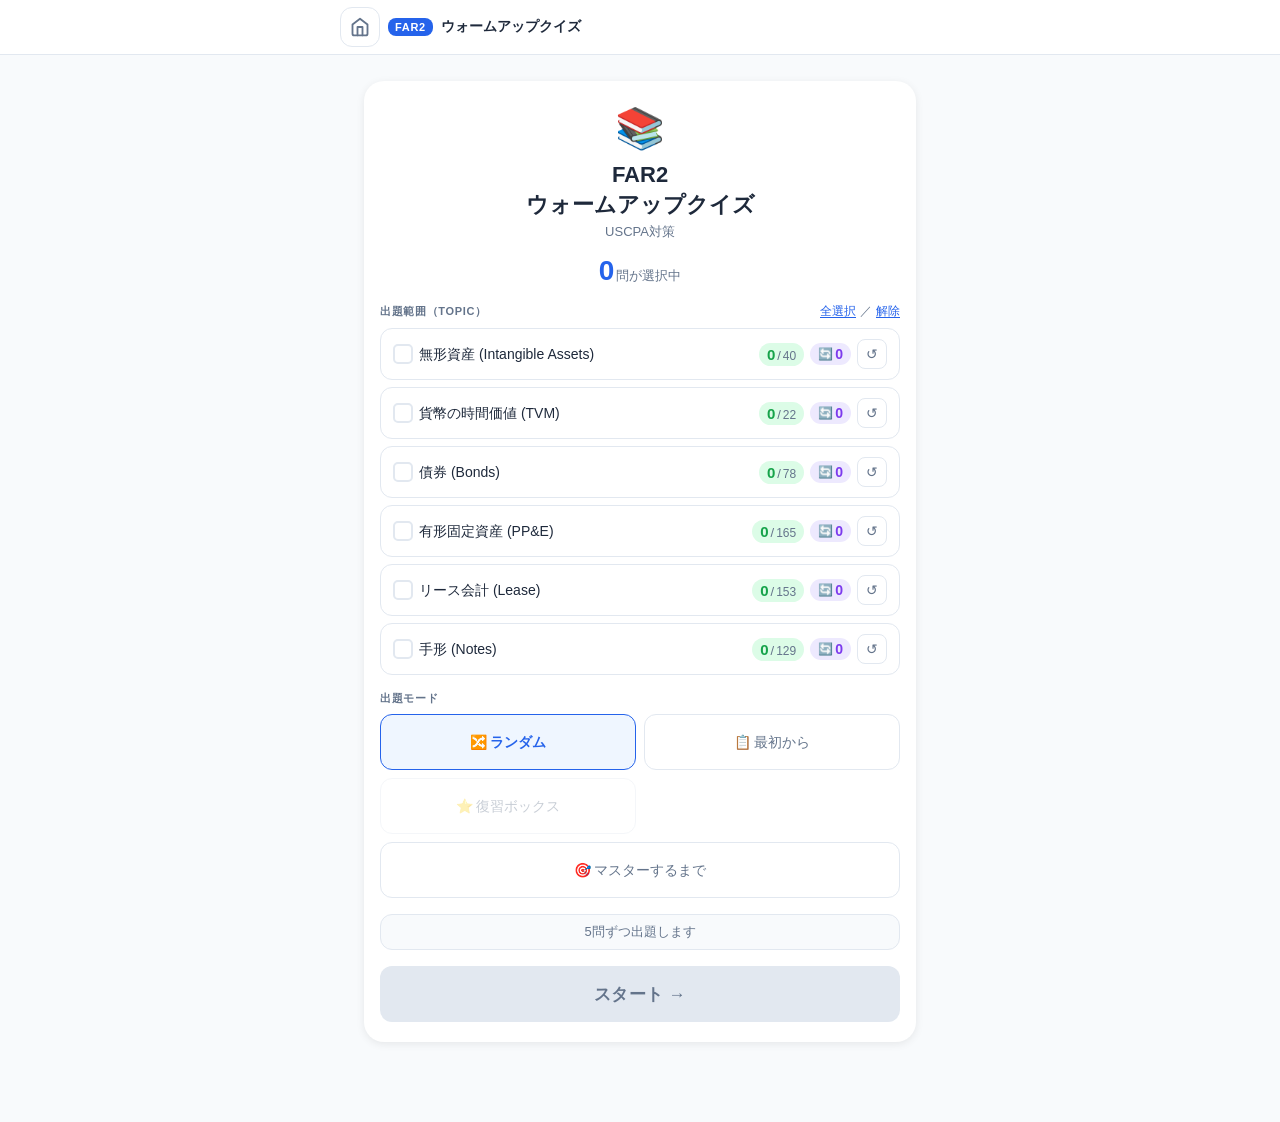
<file: index.html>
<!DOCTYPE html>
<html lang="ja">
<head>
  <meta charset="UTF-8">
  <meta name="viewport" content="width=device-width, initial-scale=1.0, maximum-scale=1.0, user-scalable=no">
  <meta name="apple-mobile-web-app-capable" content="yes">
  <title>FAR2ウォームアップクイズ</title>
  <link rel="stylesheet" href="style.css">
</head>
<body>

<header class="header">
  <div class="header-inner">
    <div class="header-left">
      <button class="home-btn" onclick="goHome()" title="ホーム">
        <svg width="20" height="20" viewBox="0 0 24 24" fill="none" stroke="currentColor"
             stroke-width="2.2" stroke-linecap="round" stroke-linejoin="round">
          <path d="M3 9l9-7 9 7v11a2 2 0 0 1-2 2H5a2 2 0 0 1-2-2z"/>
          <polyline points="9 22 9 12 15 12 15 22"/>
        </svg>
      </button>
      <span class="brand-badge">FAR2</span>
      <span class="brand-name">ウォームアップクイズ</span>
    </div>
    <div class="header-score hidden" id="headerScore">
      <span class="score-label">正解</span>
      <span id="scoreCorrect">0</span>
      <span class="score-sep">/</span>
      <span id="scoreTotal">0</span>
    </div>
  </div>
</header>

<main class="main">

  <!-- スタート画面 -->
  <div class="screen" id="screenStart">
    <div class="start-card">
      <div class="start-icon">📚</div>
      <h1 class="start-title">FAR2<br>ウォームアップクイズ</h1>
      <p class="start-sub">USCPA対策</p>

      <div class="count-badge">
        <span id="selectedCount">0</span>問が選択中
      </div>

      <section class="section">
        <div class="section-header">
          <span class="section-title">出題範囲（Topic）</span>
          <div class="section-actions">
            <button class="link-btn" onclick="checkAll(true)">全選択</button>
            <span class="link-sep">／</span>
            <button class="link-btn" onclick="checkAll(false)">解除</button>
          </div>
        </div>
        <div id="topicList"></div>
      </section>

      <section class="section">
        <div class="section-title">出題モード</div>
        <div class="mode-grid">
          <button class="mode-btn active" data-mode="random">🔀 ランダム</button>
          <button class="mode-btn" data-mode="sequential">📋 最初から</button>
          <button class="mode-btn mode-review" data-mode="review" id="btnReview" disabled>⭐ 復習ボックス</button>
          <button class="mode-btn mode-master" data-mode="master">🎯 マスターするまで</button>
        </div>
      </section>

      <div class="fixed-count-info">5問ずつ出題します</div>

      <div class="banner banner-review hidden" id="reviewBanner">
        <span>⭐</span><span id="reviewText">復習ボックスに0問あります</span>
      </div>

      <button class="btn-start" id="btnStart" onclick="startQuiz()">スタート →</button>
    </div>
  </div>

  <!-- クイズ画面 -->
  <div class="screen hidden" id="screenQuiz">

    <div class="progress-area">
      <div class="progress-top">
        <span class="q-num" id="qNum">Q1</span>
        <span class="mode-tag" id="modeTag">ランダム</span>
        <span class="progress-text" id="progressText">1 / 5</span>
      </div>
      <div class="progress-bar">
        <div class="progress-fill" id="progressFill"></div>
      </div>
    </div>

    <div class="q-meta">
      <span class="tag tag-cat" id="tagCat">vocab</span>
      <span class="tag tag-topic" id="tagTopic">Topic</span>
      <span class="topic-progress-badge" id="topicProgressBadge"></span>
    </div>

    <div class="q-card" id="qCard">
      <div class="q-card-top">
        <p class="q-text" id="qText">問題文</p>
        <button class="tts-btn" id="ttsBtn" onclick="speak()" title="読み上げ">
          <svg width="18" height="18" viewBox="0 0 24 24" fill="none" stroke="currentColor"
               stroke-width="2.2" stroke-linecap="round" stroke-linejoin="round">
            <polygon points="11 5 6 9 2 9 2 15 6 15 11 19 11 5"/>
            <path d="M19.07 4.93a10 10 0 0 1 0 14.14"/>
            <path d="M15.54 8.46a5 5 0 0 1 0 7.07"/>
          </svg>
        </button>
      </div>
      <label class="review-label">
        <input type="checkbox" id="reviewCb" onchange="onReviewCbChange()">
        <span>⭐ 復習ボックスに追加</span>
      </label>
    </div>

    <div class="choices" id="choices"></div>

    <button class="btn-skip hidden" id="btnSkip" onclick="skipQuestion()">スキップ →</button>

    <div class="explanation hidden" id="explanation">
      <div class="expl-header">
        <span class="result-icon" id="resultIcon">✓</span>
        <span class="result-label" id="resultLabel">正解！</span>
        <button class="tts-btn expl-tts-btn" id="explTtsBtn" onclick="speakExplanation()" title="解説を読み上げ">
          <svg width="16" height="16" viewBox="0 0 24 24" fill="none" stroke="currentColor"
               stroke-width="2.2" stroke-linecap="round" stroke-linejoin="round">
            <polygon points="11 5 6 9 2 9 2 15 6 15 11 19 11 5"/>
            <path d="M19.07 4.93a10 10 0 0 1 0 14.14"/>
            <path d="M15.54 8.46a5 5 0 0 1 0 7.07"/>
          </svg>
        </button>
      </div>
      <p class="expl-text" id="explText"></p>
      <p class="master-info hidden" id="masterInfo"></p>
      <button class="btn-next" onclick="nextQuestion()">次の問題 →</button>
    </div>

  </div>

  <!-- 結果画面 -->
  <div class="screen hidden" id="screenResult">
    <div class="result-card">
      <div class="result-emoji" id="resultEmoji">🎉</div>
      <h2 class="result-title" id="resultTitle">クイズ完了！</h2>
      <div class="result-score">
        <span class="result-big" id="finalCorrect">0</span>
        <span class="result-slash">/</span>
        <span class="result-denom" id="finalTotal">0</span>
      </div>
      <p class="result-pct" id="resultPct">正答率 0%</p>
      <p class="result-msg" id="resultMsg"></p>
      <div class="result-review-info hidden" id="resultReviewInfo">
        ⭐ <span id="resultReviewCount"></span>
      </div>
      <div class="result-btns" id="resultBtns"></div>
    </div>
  </div>

</main>

<script src="questions.js"></script>
<script src="app.js"></script>
</body>
</html>
</file>
<file: style.css>
/* USCPA Quiz App v16 — style.css */

*, *::before, *::after { box-sizing: border-box; margin: 0; padding: 0; }

:root {
  --blue:      #2563EB;
  --blue-d:    #1D4ED8;
  --blue-l:    #EFF6FF;
  --blue-m:    #DBEAFE;
  --green:     #16A34A;
  --green-bg:  #F0FDF4;
  --green-l:   #DCFCE7;
  --red:       #DC2626;
  --red-bg:    #FEF2F2;
  --amber:     #D97706;
  --amber-bg:  #FFFBEB;
  --amber-bd:  #FCD34D;
  --purple:    #7C3AED;
  --purple-bg: #F5F3FF;
  --purple-l:  #EDE9FE;
  --gray-bg:   #F8FAFC;
  --gray-bd:   #E2E8F0;
  --gray-text: #64748B;
  --text:      #1E293B;
  --white:     #FFFFFF;

  --r-sm:   8px;
  --r-md:   12px;
  --r-lg:   16px;
  --r-xl:   20px;
  --r-full: 9999px;
  --shadow:    0 2px 8px rgba(0,0,0,.08);
  --shadow-lg: 0 6px 20px rgba(0,0,0,.10);
  --font: 'Hiragino Kaku Gothic ProN','Hiragino Sans','Noto Sans JP',sans-serif;
  --tap: 56px;
}

body {
  font-family: var(--font);
  font-size: 16px;
  color: var(--text);
  background: var(--gray-bg);
  min-height: 100dvh;
  overflow-x: hidden;
  -webkit-tap-highlight-color: transparent;
}

/* ヘッダー */
.header { background: var(--white); border-bottom: 1px solid var(--gray-bd); position: sticky; top: 0; z-index: 100; padding: 0 12px; }
.header-inner { max-width: 600px; margin: 0 auto; height: 54px; display: flex; align-items: center; justify-content: space-between; }
.header-left { display: flex; align-items: center; gap: 8px; min-width: 0; }
.home-btn {
  flex-shrink: 0; width: 40px; height: 40px;
  border: 1.5px solid var(--gray-bd); border-radius: var(--r-md);
  background: var(--white); color: var(--gray-text);
  cursor: pointer; display: flex; align-items: center; justify-content: center; transition: all .15s;
}
.home-btn:active { background: var(--blue-l); border-color: var(--blue); color: var(--blue); transform: scale(.95); }
.brand-badge { background: var(--blue); color: #fff; font-size: 11px; font-weight: 700; letter-spacing: .06em; padding: 3px 7px; border-radius: var(--r-sm); flex-shrink: 0; }
.brand-name  { font-size: 14px; font-weight: 600; white-space: nowrap; }
.header-score { display: flex; align-items: baseline; gap: 2px; background: var(--blue-l); padding: 5px 12px; border-radius: var(--r-full); font-size: 14px; flex-shrink: 0; }
.score-label { font-size: 11px; color: var(--blue); font-weight: 600; margin-right: 3px; }
.header-score span:not(.score-label):not(.score-sep) { font-weight: 700; color: var(--blue); }
.score-sep { color: var(--gray-text); margin: 0 1px; }

/* メイン */
.main { max-width: 600px; margin: 0 auto; padding: 12px 14px 80px; }
.screen { display: block; }
.screen.hidden { display: none !important; }

/* スタートカード */
.start-card { background: var(--white); border-radius: var(--r-xl); padding: 24px 16px 20px; margin-top: 10px; box-shadow: var(--shadow); }
.start-icon  { font-size: 40px; text-align: center; display: block; margin-bottom: 8px; }
.start-title { font-size: 22px; font-weight: 700; text-align: center; line-height: 1.35; margin-bottom: 4px; }
.start-sub   { font-size: 13px; color: var(--gray-text); text-align: center; margin-bottom: 14px; }
.count-badge { text-align: center; margin-bottom: 16px; font-size: 13px; color: var(--gray-text); }
.count-badge span { font-size: 28px; font-weight: 700; color: var(--blue); margin-right: 2px; }

/* セクション */
.section { margin-bottom: 16px; }
.section-header { display: flex; align-items: center; justify-content: space-between; margin-bottom: 8px; }
.section-title { font-size: 11px; font-weight: 700; letter-spacing: .06em; text-transform: uppercase; color: var(--gray-text); margin-bottom: 8px; display: block; }
.section-header .section-title { margin-bottom: 0; }
.section-actions { display: flex; align-items: center; gap: 4px; }
.link-btn { background: none; border: none; color: var(--blue); font-size: 12px; font-family: var(--font); cursor: pointer; text-decoration: underline; text-underline-offset: 2px; }
.link-sep  { font-size: 12px; color: var(--gray-text); }

/* トピックアイテム */
.topic-item {
  display: flex; align-items: center; gap: 6px;
  padding: 10px 12px; border: 1.5px solid var(--gray-bd);
  border-radius: var(--r-md); background: var(--white);
  cursor: pointer; min-height: 52px; margin-bottom: 7px; transition: all .15s;
}
.topic-item:last-child { margin-bottom: 0; }
.topic-item.checked { border-color: var(--blue); background: var(--blue-l); }
.topic-item:active  { transform: scale(.99); }

.topic-cb {
  appearance: none; -webkit-appearance: none;
  width: 20px; height: 20px; min-width: 20px;
  border: 2px solid var(--gray-bd); border-radius: 5px;
  background: var(--white); cursor: pointer;
  position: relative; flex-shrink: 0; transition: all .15s;
}
.topic-cb:checked { background: var(--blue); border-color: var(--blue); }
.topic-cb:checked::after {
  content: ''; position: absolute;
  top: 2px; left: 5px; width: 6px; height: 10px;
  border: 2px solid #fff; border-top: none; border-left: none; transform: rotate(45deg);
}
.topic-name { flex: 1; font-size: 14px; font-weight: 500; line-height: 1.3; min-width: 0; }
.topic-item.checked .topic-name { color: var(--blue-d); font-weight: 600; }

.topic-mastery {
  display: flex; align-items: baseline; gap: 2px; flex-shrink: 0;
  font-size: 13px; font-weight: 600; padding: 3px 8px;
  border-radius: var(--r-full); background: var(--green-l); color: var(--green); white-space: nowrap;
}
.mastery-correct { font-size: 15px; font-weight: 700; }
.mastery-sep     { color: var(--gray-text); font-weight: 400; }
.mastery-total   { font-size: 12px; color: var(--gray-text); font-weight: 400; }

.topic-laps {
  flex-shrink: 0; font-size: 12px; font-weight: 600;
  color: var(--purple); background: var(--purple-l);
  padding: 3px 8px; border-radius: var(--r-full);
  white-space: nowrap; display: flex; align-items: center; gap: 2px;
}
.laps-count { font-size: 14px; font-weight: 700; }

.btn-reset-topic {
  flex-shrink: 0; width: 30px; height: 30px;
  border: 1.5px solid var(--gray-bd); border-radius: var(--r-sm);
  background: var(--white); color: var(--gray-text);
  font-size: 14px; cursor: pointer;
  display: flex; align-items: center; justify-content: center; transition: all .15s;
}
.btn-reset-topic:hover  { border-color: var(--red); color: var(--red); }
.btn-reset-topic:active { background: var(--red-bg); border-color: var(--red); color: var(--red); transform: scale(.92) rotate(-30deg); }

/* モードグリッド */
.mode-grid { display: grid; grid-template-columns: 1fr 1fr; gap: 8px; }
.mode-btn.mode-master { grid-column: 1 / -1; }
.mode-btn {
  padding: 10px 8px; min-height: var(--tap);
  border: 1.5px solid var(--gray-bd); border-radius: var(--r-md);
  background: var(--white); color: var(--gray-text);
  font-size: 14px; font-weight: 500; font-family: var(--font);
  cursor: pointer; transition: all .15s; line-height: 1.3; text-align: center;
}
.mode-btn:active:not(:disabled) { transform: scale(.97); }
.mode-btn.active  { background: var(--blue-l); border-color: var(--blue); color: var(--blue); font-weight: 600; }
.mode-btn:disabled { opacity: .35; cursor: not-allowed; }
.mode-btn.mode-review.active { background: var(--amber-bg); border-color: var(--amber); color: var(--amber); }
.mode-btn.mode-master.active { background: var(--purple-l); border-color: var(--purple); color: var(--purple); }

.fixed-count-info {
  text-align: center; font-size: 13px; color: var(--gray-text);
  background: var(--gray-bg); border: 1px solid var(--gray-bd);
  border-radius: var(--r-md); padding: 8px 12px; margin-bottom: 16px; font-weight: 500;
}

/* バナー */
.banner { display: flex; align-items: center; gap: 8px; border-radius: var(--r-md); padding: 10px 14px; margin-bottom: 10px; font-size: 13px; font-weight: 500; }
.banner-review { background: var(--amber-bg); border: 1px solid var(--amber-bd); color: var(--amber); }

/* スタートボタン */
.btn-start {
  display: block; width: 100%; min-height: var(--tap);
  padding: 14px; background: var(--blue); color: #fff;
  border: none; border-radius: var(--r-md);
  font-family: var(--font); font-size: 17px; font-weight: 600;
  cursor: pointer; transition: all .15s; letter-spacing: .03em;
}
.btn-start:active   { background: var(--blue-d); transform: scale(.98); }
.btn-start:disabled { background: var(--gray-bd); color: var(--gray-text); cursor: not-allowed; }

/* クイズ画面 */
.progress-area { padding-top: 12px; margin-bottom: 10px; }
.progress-top  { display: flex; align-items: center; gap: 8px; margin-bottom: 6px; }
.q-num { font-size: 18px; font-weight: 700; color: var(--blue); min-width: 36px; flex-shrink: 0; }
.mode-tag { font-size: 11px; font-weight: 600; padding: 3px 9px; border-radius: var(--r-full); background: var(--blue-m); color: var(--blue-d); flex-shrink: 0; }
.progress-text { margin-left: auto; font-size: 13px; color: var(--gray-text); font-weight: 500; white-space: nowrap; }
.progress-bar  { height: 7px; background: var(--gray-bd); border-radius: var(--r-full); overflow: hidden; }
.progress-fill { height: 100%; background: linear-gradient(90deg, var(--blue), #60A5FA); border-radius: var(--r-full); transition: width .4s ease; width: 0%; }

.q-meta { display: flex; align-items: center; gap: 8px; margin-bottom: 8px; flex-wrap: wrap; }
.tag { font-size: 11px; font-weight: 600; padding: 3px 10px; border-radius: var(--r-full); }
.tag-cat   { background: #EDE9FE; color: #5B21B6; }
.tag-topic { background: var(--blue-l); color: var(--blue-d); }
.topic-progress-badge {
  margin-left: auto; font-size: 12px; font-weight: 600;
  color: var(--green); background: var(--green-l);
  padding: 3px 10px; border-radius: var(--r-full); white-space: nowrap; flex-shrink: 0;
}

.q-card { background: var(--white); border: 1px solid var(--gray-bd); border-radius: var(--r-lg); padding: 16px 14px 12px; margin-bottom: 10px; box-shadow: var(--shadow); }
.q-card-top { display: flex; align-items: flex-start; gap: 12px; margin-bottom: 12px; }
.q-text { flex: 1; font-size: 18px; font-weight: 600; line-height: 1.6; word-break: break-word; }

.tts-btn {
  flex-shrink: 0; width: 40px; height: 40px;
  border: 1.5px solid var(--gray-bd); border-radius: var(--r-sm);
  background: var(--white); color: var(--gray-text);
  cursor: pointer; display: flex; align-items: center; justify-content: center; transition: all .15s;
}
.tts-btn:active   { background: var(--blue-l); border-color: var(--blue); color: var(--blue); }
.tts-btn.speaking { background: var(--blue-l); border-color: var(--blue); color: var(--blue); animation: pulse 1s ease infinite; }
@keyframes pulse { 0%,100%{opacity:1} 50%{opacity:.5} }

.expl-tts-btn { margin-left: auto; width: 32px; height: 32px; flex-shrink: 0; }

.review-label {
  display: flex; align-items: center; gap: 8px; cursor: pointer; padding-top: 10px;
  border-top: 1px solid var(--gray-bd); font-size: 14px; color: var(--gray-text); font-weight: 500; user-select: none;
}
.review-label input[type="checkbox"] {
  appearance: none; -webkit-appearance: none;
  width: 20px; height: 20px; min-width: 20px;
  border: 2px solid var(--gray-bd); border-radius: 5px;
  background: var(--white); cursor: pointer; position: relative; flex-shrink: 0; transition: all .15s;
}
.review-label input:checked { background: var(--amber); border-color: var(--amber); }
.review-label input:checked::after {
  content: ''; position: absolute; top: 2px; left: 5px; width: 6px; height: 10px;
  border: 2px solid #fff; border-top: none; border-left: none; transform: rotate(45deg);
}
.review-label:has(input:checked) { color: var(--amber); font-weight: 600; }

.choices { display: flex; flex-direction: column; gap: 9px; margin-bottom: 10px; }
.choice-btn {
  display: flex; align-items: center; gap: 12px;
  width: 100%; min-height: var(--tap); padding: 13px 14px;
  background: var(--white); border: 1.5px solid var(--gray-bd);
  border-radius: var(--r-md); cursor: pointer;
  font-family: var(--font); font-size: 16px; color: var(--text);
  text-align: left; line-height: 1.5; box-shadow: var(--shadow); transition: all .15s;
}
.choice-btn:active:not(:disabled) { transform: scale(.99); }
.choice-btn:hover:not(:disabled)  { border-color: var(--blue); background: var(--blue-l); }
.choice-label {
  flex-shrink: 0; width: 28px; height: 28px; border-radius: 50%;
  background: var(--gray-bg); border: 1.5px solid var(--gray-bd);
  display: flex; align-items: center; justify-content: center;
  font-size: 12px; font-weight: 700; color: var(--gray-text); transition: all .15s;
}
.choice-text { flex: 1; }
.choice-btn.correct { background: var(--green-bg); border-color: var(--green); color: var(--green); }
.choice-btn.correct .choice-label { background: var(--green); border-color: var(--green); color: #fff; }
.choice-btn.wrong   { background: var(--red-bg); border-color: var(--red); color: var(--red); opacity: .75; }
.choice-btn.wrong   .choice-label { background: var(--red); border-color: var(--red); color: #fff; }
.choice-btn:disabled { cursor: default; pointer-events: none; }

.btn-skip {
  display: block; width: 100%; min-height: 46px; padding: 10px;
  background: var(--white); border: 1.5px dashed var(--gray-bd);
  border-radius: var(--r-md); font-family: var(--font);
  font-size: 14px; color: var(--gray-text); cursor: pointer; margin-bottom: 10px; transition: all .15s;
}
.btn-skip:active { background: var(--gray-bg); transform: scale(.98); }
.btn-skip:hover  { border-color: var(--amber); color: var(--amber); }

.explanation {
  background: var(--white); border: 1px solid var(--gray-bd);
  border-radius: var(--r-lg); padding: 16px 14px;
  box-shadow: var(--shadow); animation: slideUp .22s ease;
}
@keyframes slideUp { from{opacity:0;transform:translateY(10px)} to{opacity:1;transform:translateY(0)} }
.expl-header { display: flex; align-items: center; gap: 10px; margin-bottom: 10px; }
.result-icon { width: 30px; height: 30px; border-radius: 50%; display: flex; align-items: center; justify-content: center; font-size: 15px; font-weight: 700; flex-shrink: 0; }
.correct-icon { background: var(--green-bg); color: var(--green); }
.wrong-icon   { background: var(--red-bg);   color: var(--red);   }
.result-label { font-size: 16px; font-weight: 700; }
.correct-label { color: var(--green); }
.wrong-label   { color: var(--red);   }
.expl-text {
  font-size: 14px; color: var(--gray-text); line-height: 1.7;
  padding: 10px 12px; background: var(--gray-bg);
  border-radius: var(--r-sm); border-left: 3px solid var(--blue); margin-bottom: 10px;
}
.master-info {
  font-size: 13px; font-weight: 600; color: var(--purple);
  background: var(--purple-bg); padding: 8px 12px;
  border-radius: var(--r-sm); margin-bottom: 10px; text-align: center;
}
.btn-next {
  display: block; width: 100%; min-height: var(--tap); padding: 14px;
  background: var(--blue); color: #fff; border: none;
  border-radius: var(--r-md); font-family: var(--font);
  font-size: 16px; font-weight: 600; cursor: pointer; transition: all .15s;
}
.btn-next:active { background: var(--blue-d); transform: scale(.98); }

/* 結果画面 */
.result-card { background: var(--white); border-radius: var(--r-xl); padding: 36px 18px 24px; margin-top: 12px; text-align: center; box-shadow: var(--shadow-lg); }
.result-emoji { font-size: 56px; display: block; margin-bottom: 10px; }
.result-title { font-size: 20px; font-weight: 700; margin-bottom: 16px; }
.result-score { display: flex; align-items: baseline; justify-content: center; gap: 6px; margin-bottom: 6px; }
.result-big   { font-size: 64px; font-weight: 700; color: var(--blue); line-height: 1; }
.result-slash { font-size: 32px; color: var(--gray-text); }
.result-denom { font-size: 32px; color: var(--gray-text); font-weight: 500; }
.result-pct   { font-size: 17px; color: var(--gray-text); margin-bottom: 6px; }
.result-msg {
  font-size: 14px; color: var(--gray-text); padding: 12px;
  background: var(--gray-bg); border-radius: var(--r-md); margin-bottom: 12px;
}
.result-review-info {
  display: flex; align-items: center; justify-content: center; gap: 6px;
  padding: 10px; background: var(--amber-bg); border: 1px solid var(--amber-bd);
  border-radius: var(--r-md); font-size: 14px; font-weight: 600;
  color: var(--amber); margin-bottom: 16px;
}
.result-btns { display: flex; flex-direction: column; gap: 10px; }
.btn-primary, .btn-secondary {
  width: 100%; min-height: var(--tap); padding: 13px 16px;
  border-radius: var(--r-md); font-family: var(--font);
  font-size: 16px; font-weight: 600; cursor: pointer; transition: all .15s;
}
.btn-primary  { background: var(--blue); color: #fff; border: none; }
.btn-primary:active   { background: var(--blue-d); transform: scale(.98); }
.btn-secondary { background: var(--white); color: var(--blue); border: 1.5px solid var(--blue); }
.btn-secondary:active { background: var(--blue-l); transform: scale(.98); }

.q-card.slide-in { animation: slideIn .2s ease; }
@keyframes slideIn { from{opacity:0;transform:translateX(12px)} to{opacity:1;transform:translateX(0)} }
.hidden { display: none !important; }

@media (min-width: 600px) {
  .main { padding: 16px 24px 80px; }
  .result-btns { flex-direction: row; justify-content: center; }
  .btn-primary, .btn-secondary { width: auto; min-width: 150px; flex: 0 1 auto; }
}
</file>
